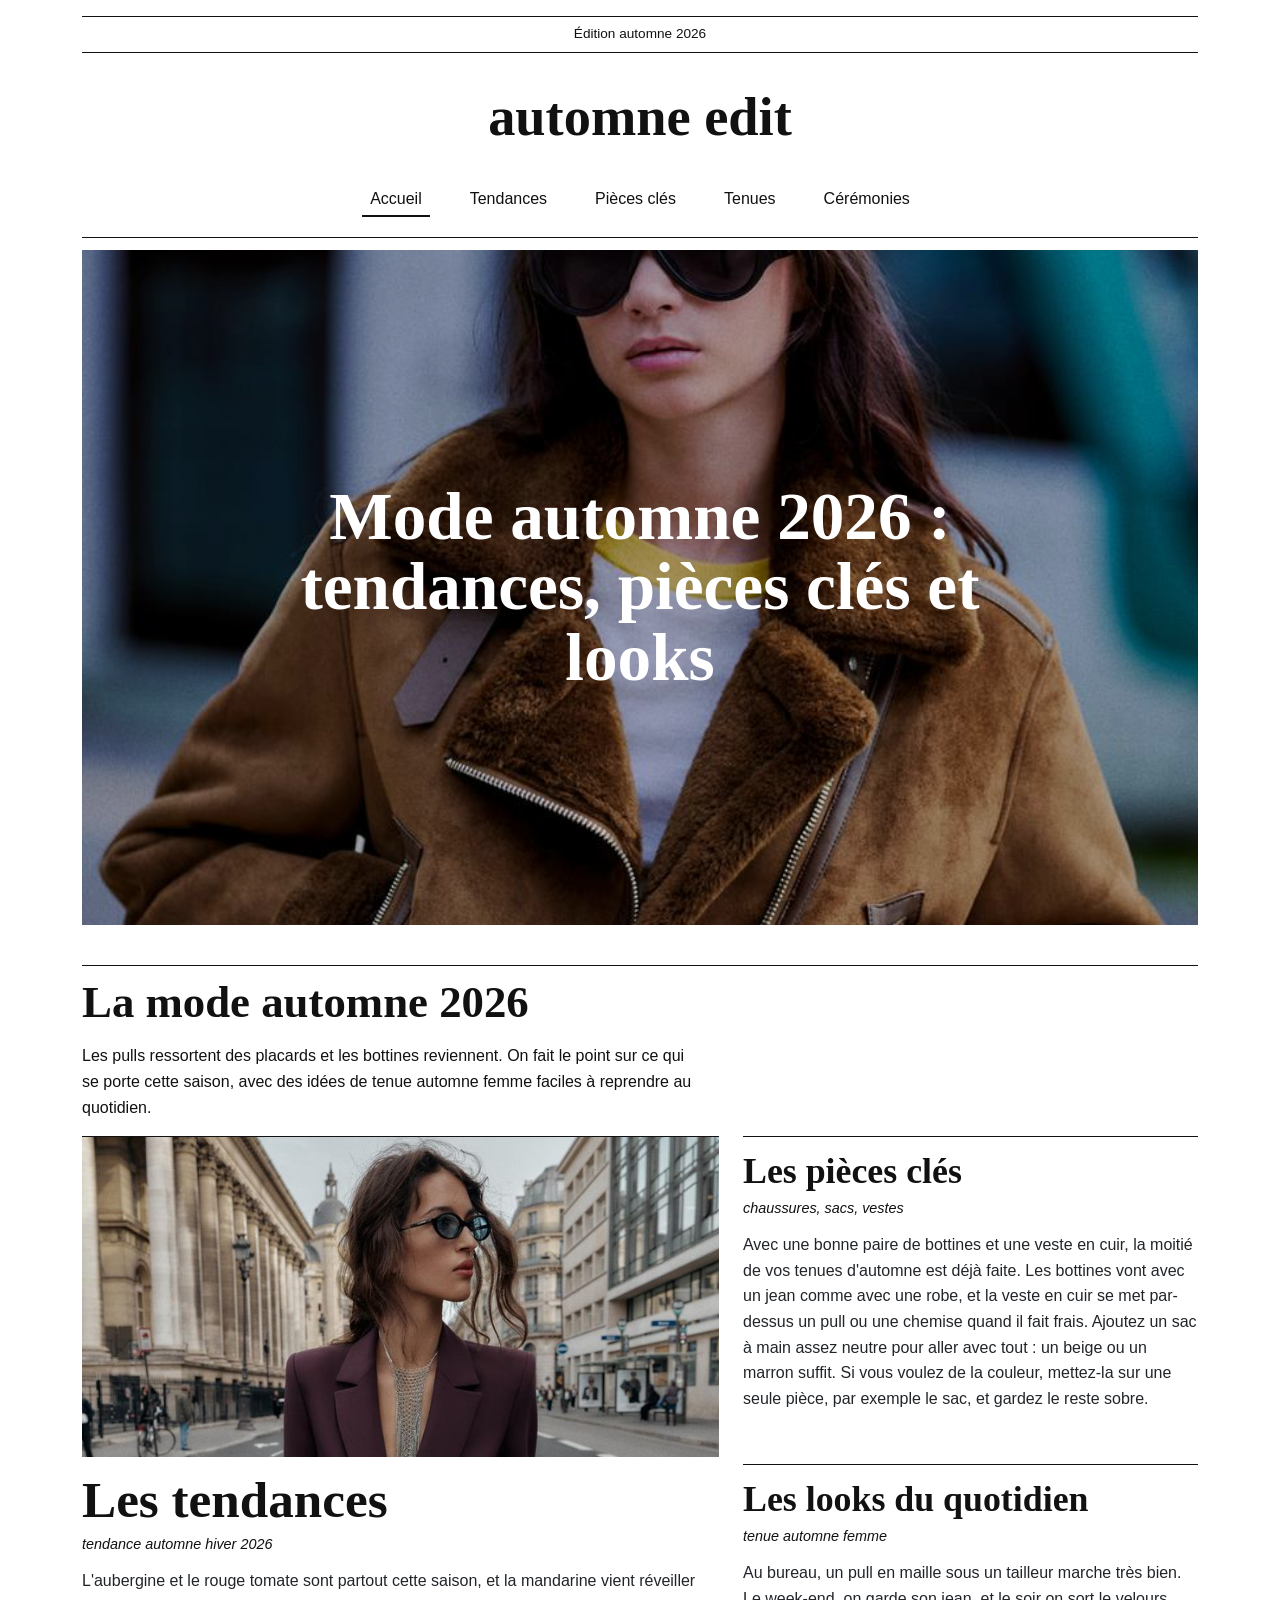
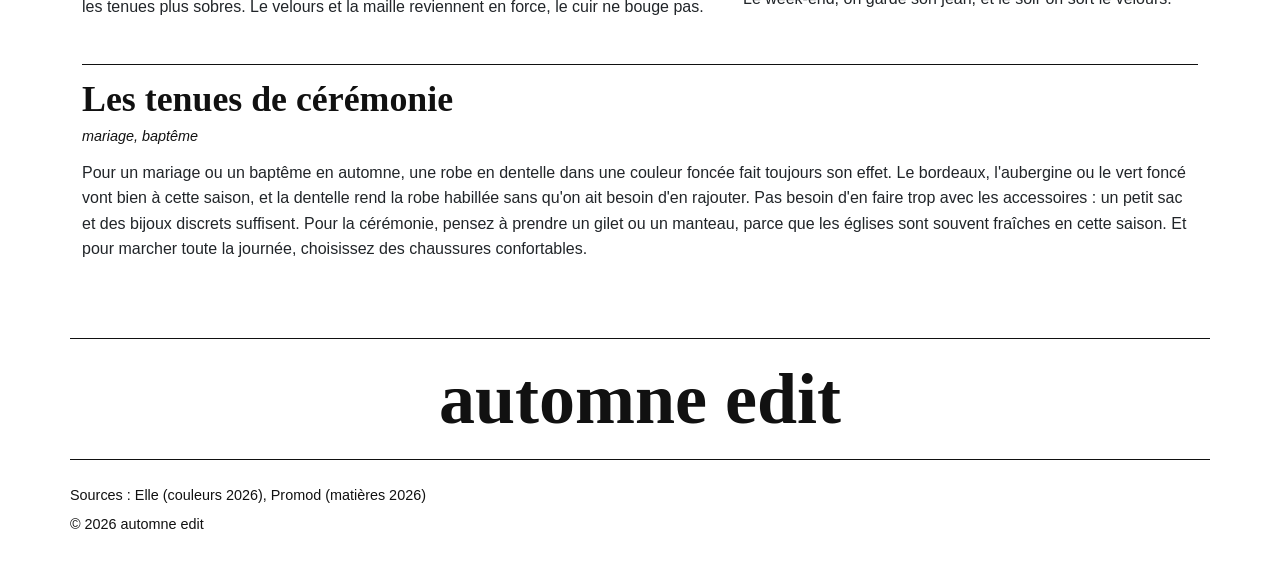
<file: index.html>
<!DOCTYPE html>
<html lang="fr">
<head>
  <meta charset="UTF-8">
  <meta name="viewport" content="width=device-width, initial-scale=1">
  <title>Mode automne 2026 : tendances et looks | automne edit</title>
  <meta name="description" content="Mode automne 2026 : les tendances, les pièces clés de la saison et des idées de tenues pour savoir comment les porter.">
  <link rel="canonical" href="index.html">
 
  <meta property="og:type" content="website">
  <meta property="og:locale" content="fr_FR">
  <meta property="og:site_name" content="automne edit">
  <meta property="og:title" content="Mode automne 2026 : tendances et looks | automne edit">
  <meta property="og:description" content="Mode automne 2026 : les tendances, les pièces clés de la saison et des idées de tenues pour savoir comment les porter.">
 
  <link rel="stylesheet" href="css/bootstrap.min.css">
  <link rel="stylesheet" href="css/style.css">
</head>
<body>
 
  <div class="container-xl pt-2">
    <p class="annonce">Édition automne 2026</p>
  </div>
 
  <header class="container-xl">
    <nav class="navbar navbar-expand-lg barre" aria-label="Navigation principale">
      <div class="container-fluid">
        <a class="navbar-brand logo" href="index.html">automne edit</a>
        <button class="navbar-toggler" type="button" data-bs-toggle="collapse" data-bs-target="#menu" aria-controls="menu" aria-expanded="false" aria-label="Ouvrir le menu">
          <span class="navbar-toggler-icon"></span>
        </button>
        <div class="collapse navbar-collapse" id="menu">
          <ul class="navbar-nav ms-auto">
          <li class="nav-item"><a class="nav-link active" href="index.html" aria-current="page">Accueil</a></li>
          <li class="nav-item"><a class="nav-link" href="tendances.html">Tendances</a></li>
          <li class="nav-item"><a class="nav-link" href="pieces-cles.html">Pièces clés</a></li>
          <li class="nav-item"><a class="nav-link" href="tenues.html">Tenues</a></li>
          <li class="nav-item"><a class="nav-link" href="tenues-ceremonie.html">Cérémonies</a></li>
          </ul>
        </div>
      </div>
    </nav>
  </header>
 
  <main class="container-xl">
    <section class="hero">
     <img src="images/veste-aviateur-automne-2026.png"
     alt="Femme portant une veste aviateur marron"
     width="850" height="1090" fetchpriority="high">
      <h1>Mode automne 2026 : tendances, pièces clés et looks</h1>
    </section>
 
    <section class="bloc">
      <h2>La mode automne 2026</h2>
      <p>Les pulls ressortent des placards et les bottines reviennent. On fait le point sur ce qui se porte cette saison, avec des idées de tenue automne femme faciles à reprendre au quotidien.</p>
 
      <div class="row g-3 mt-2">
        <div class="col-md-6">
          <article class="card carte h-100">
            <img src="images/tailleur-femme-automne-2026.png" class="card-img-top" alt="Femme portant un tailleur aubergine, veste blazer et pantalon assorti, dans une rue de ville, avec des lunettes de soleil" width="736" height="1104" loading="lazy">
            <div class="card-body">
              <h3 class="card-title">Les tendances</h3>
            <p class="etiquette">tendance automne hiver 2026</p>
              <p class="card-text">L'aubergine et le rouge tomate sont partout cette saison, et la mandarine vient réveiller les tenues plus sobres. Le velours et la maille reviennent en force, le cuir ne bouge pas.</p>
            </div>
          </article>
        </div>
        <div class="col-md-6">
          <article class="card carte h-100">
            <div class="card-body">
              <h3 class="card-title">Les pièces clés</h3>
            <p class="etiquette">chaussures, sacs, vestes</p>
              <p class="card-text">Avec une bonne paire de bottines et une veste en cuir, la moitié de vos tenues d'automne est déjà faite. Les bottines vont avec un jean comme avec une robe, et la veste en cuir se met par-dessus un pull ou une chemise quand il fait frais. Ajoutez un sac à main assez neutre pour aller avec tout : un beige ou un marron suffit. Si vous voulez de la couleur, mettez-la sur une seule pièce, par exemple le sac, et gardez le reste sobre.</p>
            </div>
          </article>
        </div>
        <div class="col-md-6">
          <article class="card carte h-100">
            <div class="card-body">
              <h3 class="card-title">Les looks du quotidien</h3>
            <p class="etiquette">tenue automne femme</p>
             <p class="card-text">Au bureau, un pull en maille sous un tailleur marche très bien. Le week-end, on garde son jean, et le soir on sort le velours.</p>
            </div>
          </article>
        </div>
        <div class="col-md-6">
          <article class="card carte h-100">
            <div class="card-body">
              <h3 class="card-title">Les tenues de cérémonie</h3>
            <p class="etiquette">mariage, baptême</p>
             <p class="card-text">Pour un mariage ou un baptême en automne, une robe en dentelle dans une couleur foncée fait toujours son effet. Le bordeaux, l'aubergine ou le vert foncé vont bien à cette saison, et la dentelle rend la robe habillée sans qu'on ait besoin d'en rajouter. Pas besoin d'en faire trop avec les accessoires : un petit sac et des bijoux discrets suffisent. Pour la cérémonie, pensez à prendre un gilet ou un manteau, parce que les églises sont souvent fraîches en cette saison. Et pour marcher toute la journée, choisissez des chaussures confortables.</p>
            </div>
          </article>
        </div>
      </div>
    </section>
  </main>
 
  <footer class="container-xl pied mt-5">
    <p class="grand-logo" aria-hidden="true">automne edit</p>
    <div class="pied-bas">
     
      <p>Sources : Elle (couleurs 2026), Promod (matières 2026)</p>
      <p>© 2026 automne edit</p>
    </div>
  </footer>
 
  <script src="js/bootstrap.bundle.min.js"></script>
</body>
</html>
</file>
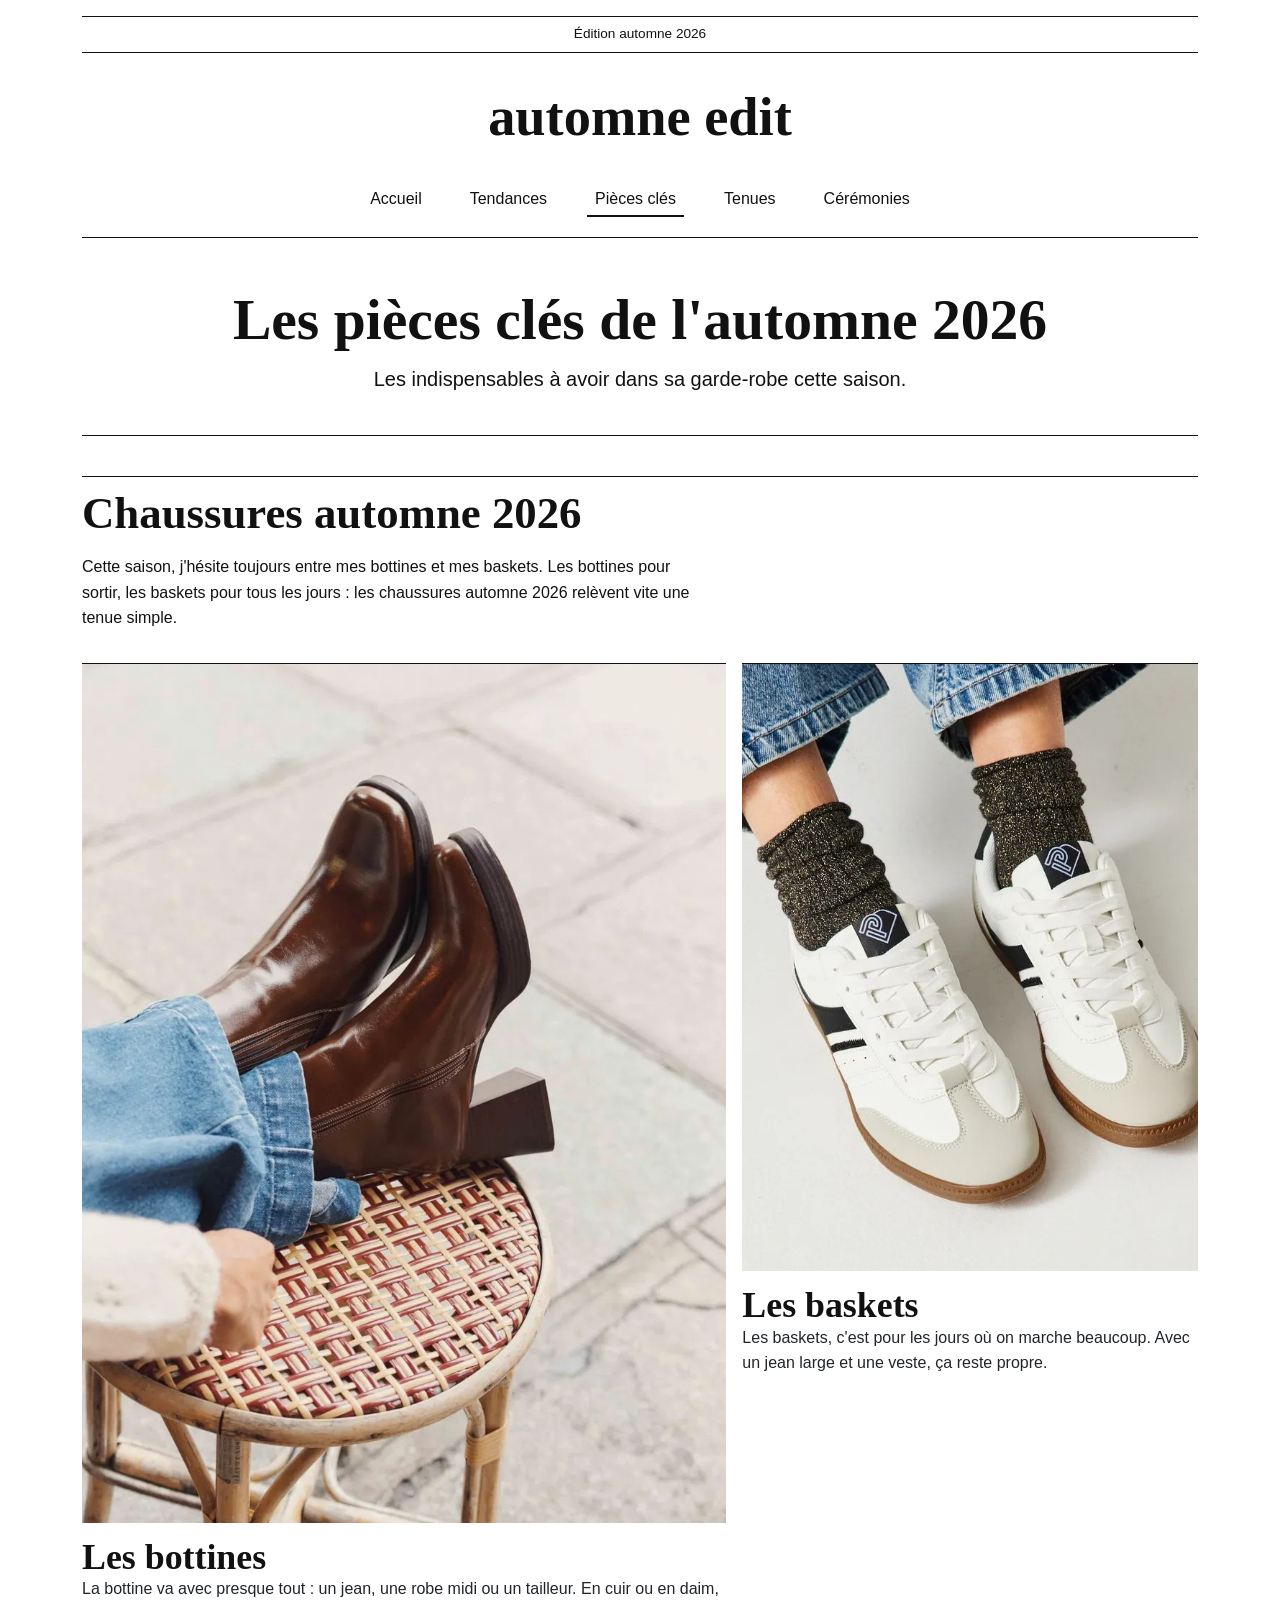
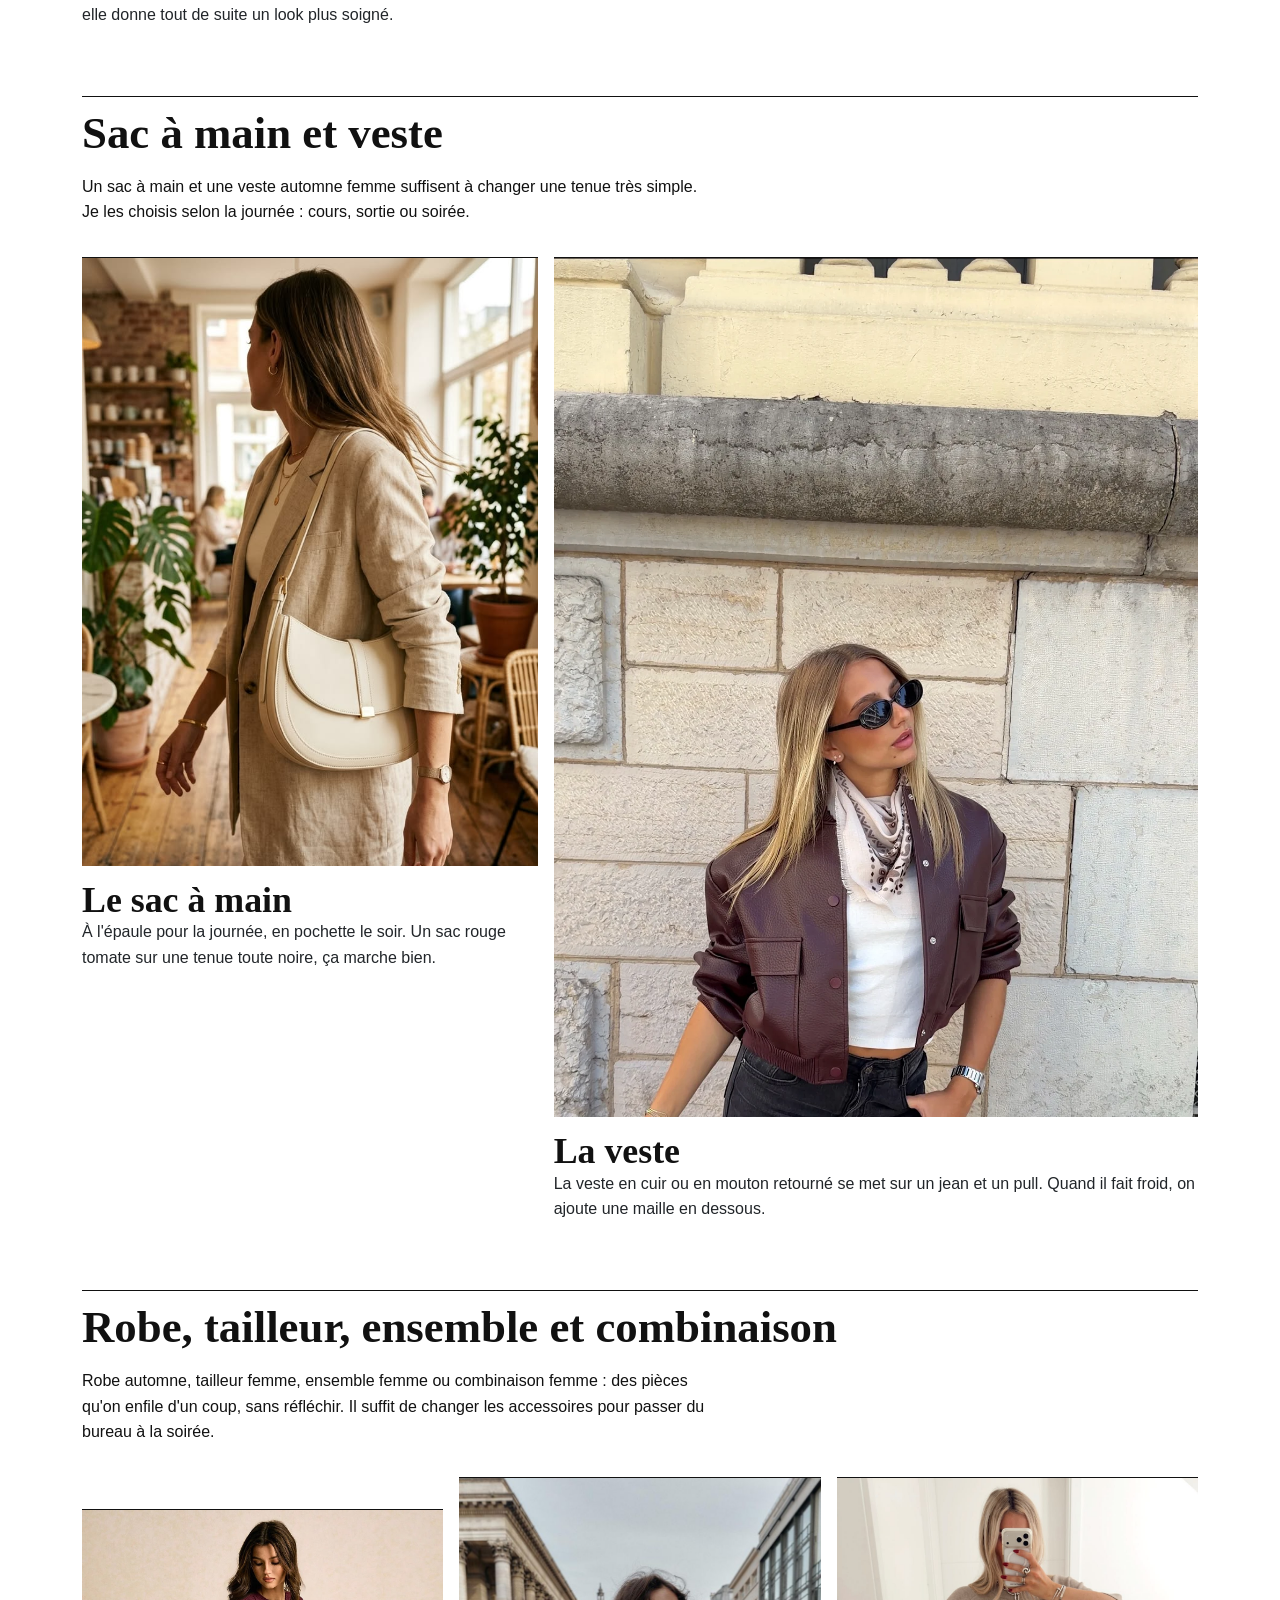
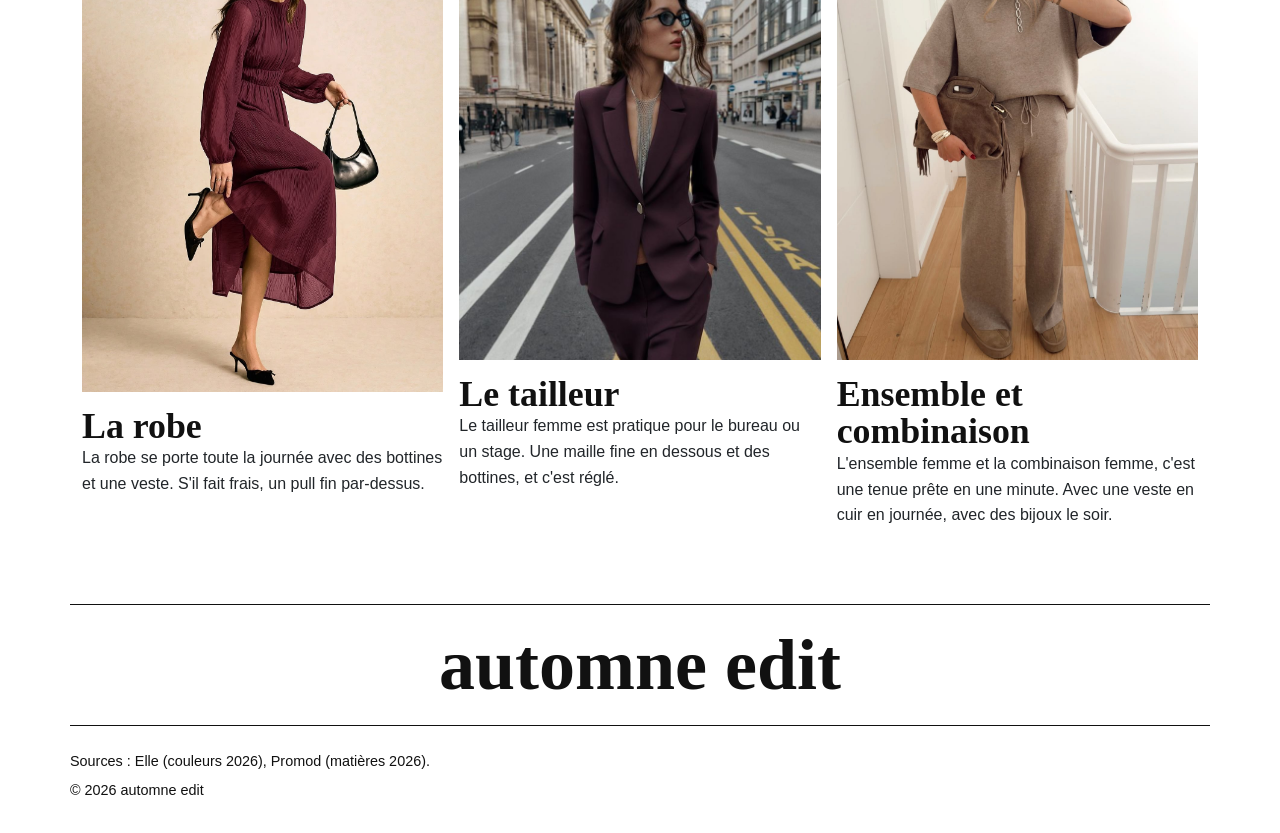
<file: pieces-cles.html>
<!DOCTYPE html>
<html lang="fr">
<head>
  <meta charset="UTF-8">
  <meta name="viewport" content="width=device-width, initial-scale=1">
  <title>Pièces clés automne 2026 : chaussures, sacs, vestes</title>
  <meta name="description" content="Les pièces clés de l'automne 2026 : chaussures tendance, sac à main, veste, robe, tailleur, ensemble et combinaison.">
  <link rel="canonical" href="pieces-cles.html">

  <meta property="og:type" content="website">
  <meta property="og:locale" content="fr_FR">
  <meta property="og:site_name" content="automne edit">
  <meta property="og:title" content="Pièces clés automne 2026 : chaussures, sacs, vestes">
  <meta property="og:description" content="Les pièces clés de l'automne 2026 : chaussures tendance, sac à main, veste, robe, tailleur, ensemble et combinaison.">

  <link rel="stylesheet" href="css/bootstrap.min.css">
  <link rel="stylesheet" href="css/style.css">
</head>
<body>

  <div class="container-xl pt-2">
    <p class="annonce">Édition automne 2026</p>
  </div>

  <header class="container-xl">
    <nav class="navbar navbar-expand-lg barre" aria-label="Navigation principale">
      <div class="container-fluid">
        <a class="navbar-brand logo" href="index.html">automne edit</a>
        <button class="navbar-toggler" type="button" data-bs-toggle="collapse" data-bs-target="#menu" aria-controls="menu" aria-expanded="false" aria-label="Ouvrir le menu">
          <span class="navbar-toggler-icon"></span>
        </button>
        <div class="collapse navbar-collapse" id="menu">
          <ul class="navbar-nav ms-auto">
          <li class="nav-item"><a class="nav-link" href="index.html">Accueil</a></li>
          <li class="nav-item"><a class="nav-link" href="tendances.html">Tendances</a></li>
          <li class="nav-item"><a class="nav-link active" href="pieces-cles.html" aria-current="page">Pièces clés</a></li>
          <li class="nav-item"><a class="nav-link" href="tenues.html">Tenues</a></li>
          <li class="nav-item"><a class="nav-link" href="tenues-ceremonie.html">Cérémonies</a></li>
          </ul>
        </div>
      </div>
    </nav>
  </header>

  <main class="container-xl">
    <section class="page-titre">
      <h1>Les pièces clés de l'automne 2026</h1>
      <p class="lead">Les indispensables à avoir dans sa garde-robe cette saison.</p>
    </section>

    <section class="bloc" id="chaussures">
      <h2>Chaussures automne 2026</h2>
     <p>Cette saison, j'hésite toujours entre mes bottines et mes baskets. Les bottines pour sortir, les baskets pour tous les jours : les chaussures automne 2026 relèvent vite une tenue simple.</p>
      <div class="row g-3 mt-2">
        <div class="col-md-6 col-lg-7">
          <article class="card carte h-100">
            <img src="images/chaussures-automne-2026-bottines.png" class="card-img-top" alt="Bottines en cuir marron à plateforme posées sur un tabouret en rotin, avec un jean large et un pull en maille crème" width="1200" height="1799" loading="lazy">
            <div class="card-body">
              <h3 class="card-title">Les bottines</h3>
              <p class="card-text">La bottine va avec presque tout : un jean, une robe midi ou un tailleur. En cuir ou en daim, elle donne tout de suite un look plus soigné.</p>
            </div>
          </article>
        </div>
        <div class="col-md-6 col-lg-5">
          <article class="card carte h-100">
          <img src="images/baskets-automne-2026.png" class="card-img-top" alt="Baskets blanches portées avec un jean large" width="634" height="951" loading="lazy">
            <div class="card-body">
              <h3 class="card-title">Les baskets</h3>
            <p class="card-text">Les baskets, c'est pour les jours où on marche beaucoup. Avec un jean large et une veste, ça reste propre.</p>
            </div>
          </article>
        </div>
      </div>
    </section>

    <section class="bloc" id="sacs-vestes">
      <h2>Sac à main et veste</h2>
     <p>Un sac à main et une veste automne femme suffisent à changer une tenue très simple. Je les choisis selon la journée : cours, sortie ou soirée.</p>
      <div class="row g-3 mt-2">
        <div class="col-md-6 col-lg-5">
          <article class="card carte h-100">
           <img src="images/sac-a-main-automne-2026.png" class="card-img-top" alt="Femme portant un sac à main crème en demi-lune à l'épaule, avec un blazer en lin beige" width="736" height="1097" loading="lazy">
            <div class="card-body">
              <h3 class="card-title">Le sac à main</h3>
             <p class="card-text">À l'épaule pour la journée, en pochette le soir. Un sac rouge tomate sur une tenue toute noire, ça marche bien.</p>
            </div>
          </article>
        </div>
        <div class="col-md-6 col-lg-7">
          <article class="card carte h-100">
            <img src="images/veste-automne-femme-2026.png" class="card-img-top" alt="Femme portant un blouson court en cuir bordeaux avec un jean large gris foncé, un top blanc et un foulard" width="1200" height="2134" loading="lazy">
            <div class="card-body">
              <h3 class="card-title">La veste</h3>
              <p class="card-text">La veste en cuir ou en mouton retourné se met sur un jean et un pull. Quand il fait froid, on ajoute une maille en dessous.</p>
            </div>
          </article>
        </div>
      </div>
    </section>

    <section class="bloc" id="robes-tailleurs">
      <h2>Robe, tailleur, ensemble et combinaison</h2>
      <p>Robe automne, tailleur femme, ensemble femme ou combinaison femme : des pièces qu'on enfile d'un coup, sans réfléchir. Il suffit de changer les accessoires pour passer du bureau à la soirée.</p>
      <div class="row g-3 mt-2">
        <div class="col-md-6 col-lg-4 mt-lg-5">
          <article class="card carte h-100">
           <img src="images/robe-automne-2026.png" class="card-img-top" alt="Femme portant une robe longue plissée couleur prune à manches ballon, avec des escarpins noirs et un sac demi-lune noir" width="1200" height="1598" loading="lazy">
            <div class="card-body">
              <h3 class="card-title">La robe</h3>
              <p class="card-text">La robe se porte toute la journée avec des bottines et une veste. S'il fait frais, un pull fin par-dessus.</p>
            </div>
          </article>
        </div>
        <div class="col-md-6 col-lg-4">
          <article class="card carte h-100">
            <img src="images/tailleur-femme-automne-2026.png" class="card-img-top" alt="Femme portant un tailleur aubergine, veste blazer et pantalon assorti, dans une rue de ville, avec des lunettes de soleil" width="736" height="1104" loading="lazy">
            <div class="card-body">
              <h3 class="card-title">Le tailleur</h3>
             <p class="card-text">Le tailleur femme est pratique pour le bureau ou un stage. Une maille fine en dessous et des bottines, et c'est réglé.</p>
            </div>
          </article>
        </div>
        <div class="col-md-6 col-lg-4">
          <article class="card carte h-100">
            <img src="images/ensemble-combinaison-automne-2026.png" class="card-img-top" alt="Femme portant un ensemble en maille beige, haut à manches courtes et pantalon large assorti, avec un sac en daim à franges" width="1200" height="1600" loading="lazy">
            <div class="card-body">
              <h3 class="card-title">Ensemble et combinaison</h3>
              <p class="card-text">L'ensemble femme et la combinaison femme, c'est une tenue prête en une minute. Avec une veste en cuir en journée, avec des bijoux le soir.</p>
            </div>
          </article>
        </div>
      </div>
    </section>
  </main>

  <footer class="container-xl pied mt-5">
    <p class="grand-logo" aria-hidden="true">automne edit</p>
    <div class="pied-bas">
      
      <p>Sources : Elle (couleurs 2026), Promod (matières 2026).</p>
      <p>© 2026 automne edit</p>
    </div>
  </footer>

  <script src="js/bootstrap.bundle.min.js"></script>
</body>
</html>
</file>
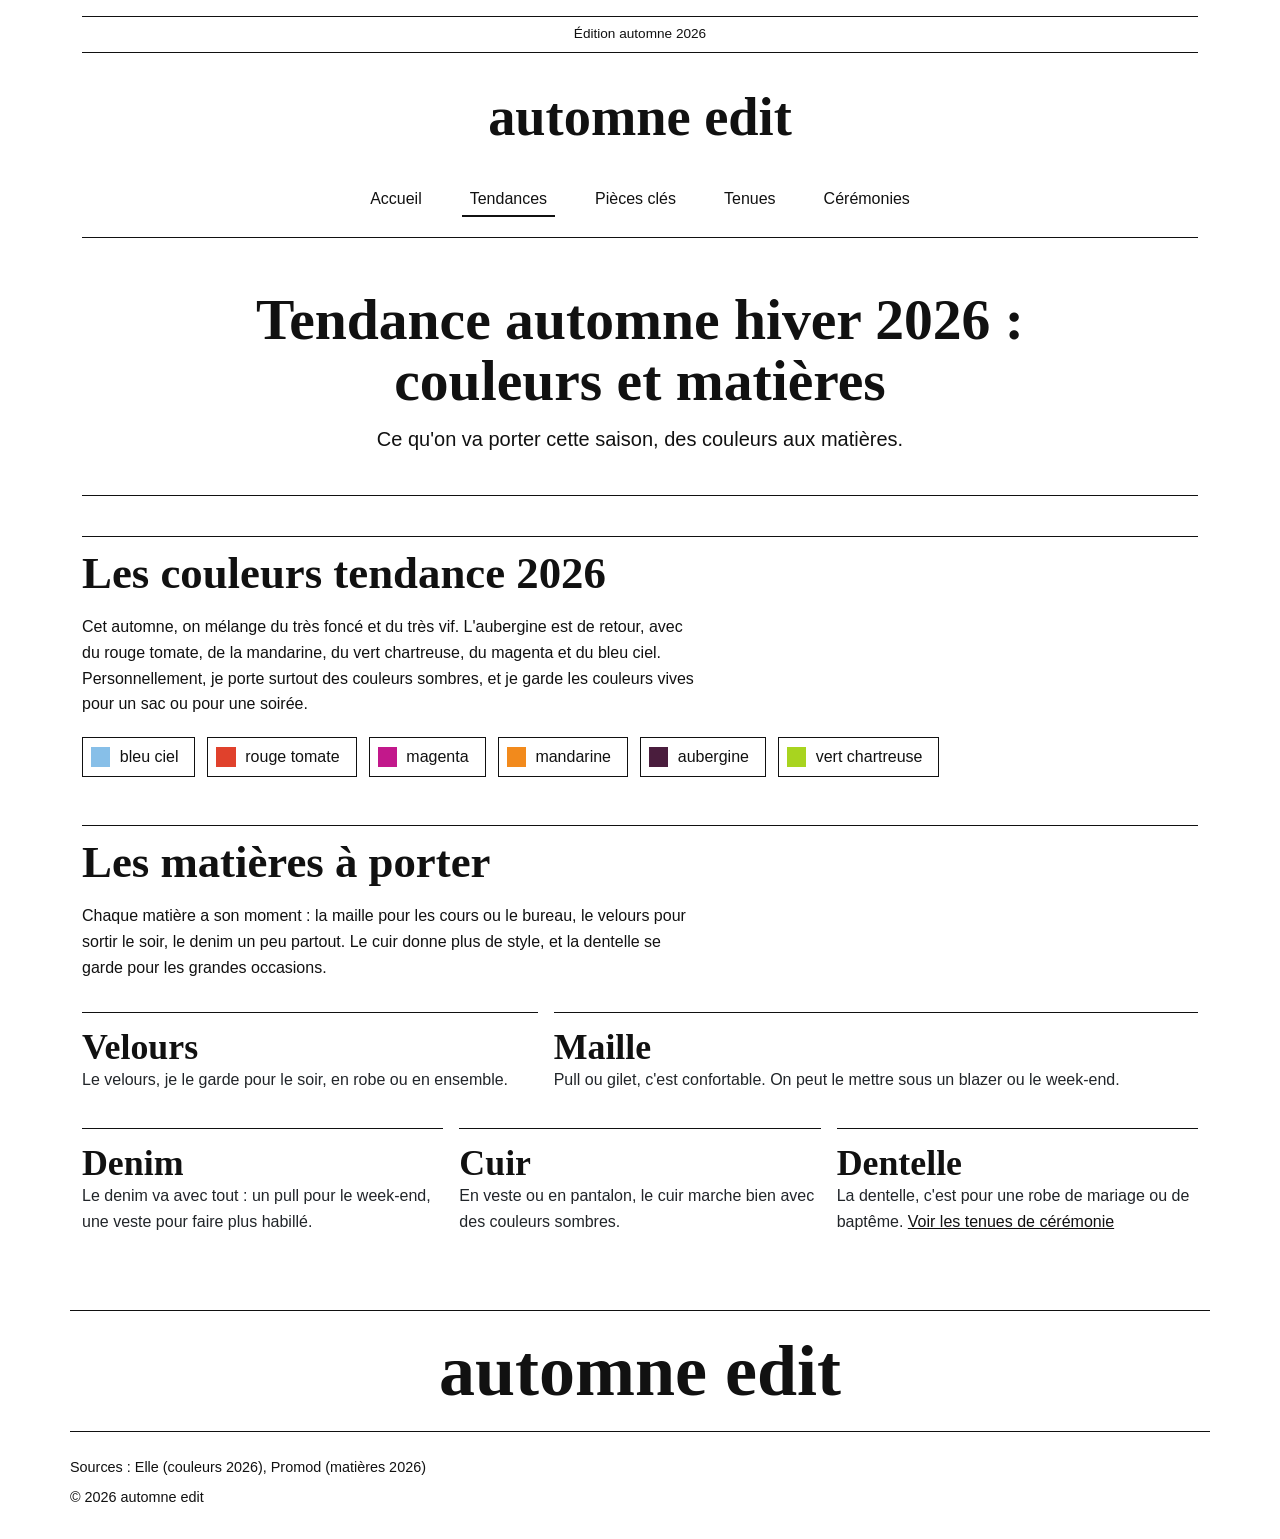
<file: tendances.html>
<!DOCTYPE html>
<html lang="fr">
<head>
  <meta charset="UTF-8">
  <meta name="viewport" content="width=device-width, initial-scale=1">
  <title>Tendance automne hiver 2026 : couleurs et matières</title>
  <meta name="description" content="Tendance automne hiver 2026 : les six couleurs et les cinq matières de la saison, et les occasions où les porter.">
  <link rel="canonical" href="tendances.html">

  <meta property="og:type" content="website">
  <meta property="og:locale" content="fr_FR">
  <meta property="og:site_name" content="automne edit">
  <meta property="og:title" content="Tendance automne hiver 2026 : couleurs et matières">
  <meta property="og:description" content="Tendance automne hiver 2026 : les six couleurs et les cinq matières de la saison, et les occasions où les porter.">

  <link rel="stylesheet" href="css/bootstrap.min.css">
  <link rel="stylesheet" href="css/style.css">
</head>
<body>

  <div class="container-xl pt-2">
    <p class="annonce">Édition automne 2026</p>
  </div>

  <header class="container-xl">
    <nav class="navbar navbar-expand-lg barre" aria-label="Navigation principale">
      <div class="container-fluid">
        <a class="navbar-brand logo" href="index.html">automne edit</a>
        <button class="navbar-toggler" type="button" data-bs-toggle="collapse" data-bs-target="#menu" aria-controls="menu" aria-expanded="false" aria-label="Ouvrir le menu">
          <span class="navbar-toggler-icon"></span>
        </button>
        <div class="collapse navbar-collapse" id="menu">
          <ul class="navbar-nav ms-auto">
          <li class="nav-item"><a class="nav-link" href="index.html">Accueil</a></li>
          <li class="nav-item"><a class="nav-link active" href="tendances.html" aria-current="page">Tendances</a></li>
          <li class="nav-item"><a class="nav-link" href="pieces-cles.html">Pièces clés</a></li>
          <li class="nav-item"><a class="nav-link" href="tenues.html">Tenues</a></li>
          <li class="nav-item"><a class="nav-link" href="tenues-ceremonie.html">Cérémonies</a></li>
          </ul>
        </div>
      </div>
    </nav>
  </header>

  <main class="container-xl">
    <section class="page-titre">
      <h1>Tendance automne hiver 2026 : couleurs et matières</h1>
      <p class="lead">Ce qu'on va porter cette saison, des couleurs aux matières.</p>
    </section>

    <section class="bloc" id="couleurs">
      <h2>Les couleurs tendance 2026</h2>
      <p>Cet automne, on mélange du très foncé et du très vif. L'aubergine est de retour, avec du rouge tomate, de la mandarine, du vert chartreuse, du magenta et du bleu ciel. Personnellement, je porte surtout des couleurs sombres, et je garde les couleurs vives pour un sac ou pour une soirée.</p>
      <ul class="pastilles">
        <li style="--c:#87bfe8">bleu ciel</li>
        <li style="--c:#e0412c">rouge tomate</li>
        <li style="--c:#c2188b">magenta</li>
        <li style="--c:#f28a1c">mandarine</li>
        <li style="--c:#4a1d3d">aubergine</li>
        <li style="--c:#a8d41f">vert chartreuse</li>
      </ul>
    </section>

    <section class="bloc" id="matieres">
      <h2>Les matières à porter</h2>
     <p>Chaque matière a son moment : la maille pour les cours ou le bureau, le velours pour sortir le soir, le denim un peu partout. Le cuir donne plus de style, et la dentelle se garde pour les grandes occasions.</p>
      <div class="row g-3 mt-2">
        <div class="col-md-6 col-lg-5">
          <article class="card carte h-100">
            <div class="card-body">
              <h3 class="card-title">Velours</h3>
              <p class="card-text">Le velours, je le garde pour le soir, en robe ou en ensemble.</p>
            </div>
          </article>
        </div>
        <div class="col-md-6 col-lg-7">
          <article class="card carte h-100">
            <div class="card-body">
              <h3 class="card-title">Maille</h3>
             <p class="card-text">Pull ou gilet, c'est confortable. On peut le mettre sous un blazer ou le week-end.</p>
            </div>
          </article>
        </div>
        <div class="col-md-6 col-lg-4">
          <article class="card carte h-100">
            <div class="card-body">
              <h3 class="card-title">Denim</h3>
             <p class="card-text">Le denim va avec tout : un pull pour le week-end, une veste pour faire plus habillé.</p>
            </div>
          </article>
        </div>
        <div class="col-md-6 col-lg-4">
          <article class="card carte h-100">
            <div class="card-body">
              <h3 class="card-title">Cuir</h3>
             <p class="card-text">En veste ou en pantalon, le cuir marche bien avec des couleurs sombres.</p>
            </div>
          </article>
        </div>
        <div class="col-md-6 col-lg-4">
          <article class="card carte h-100">
            <div class="card-body">
              <h3 class="card-title">Dentelle</h3>
             <p class="card-text">La dentelle, c'est pour une robe de mariage ou de baptême. <a href="tenues-ceremonie.html">Voir les tenues de cérémonie</a></p>
            </div>
          </article>
        </div>
      </div>
    </section>
  </main>

  <footer class="container-xl pied mt-5">
    <p class="grand-logo" aria-hidden="true">automne edit</p>
    <div class="pied-bas">
    
      <p>Sources : Elle (couleurs 2026), Promod (matières 2026)</p>
      <p>© 2026 automne edit</p>
    </div>
  </footer>

  <script src="js/bootstrap.bundle.min.js"></script>
</body>
</html>
</file>
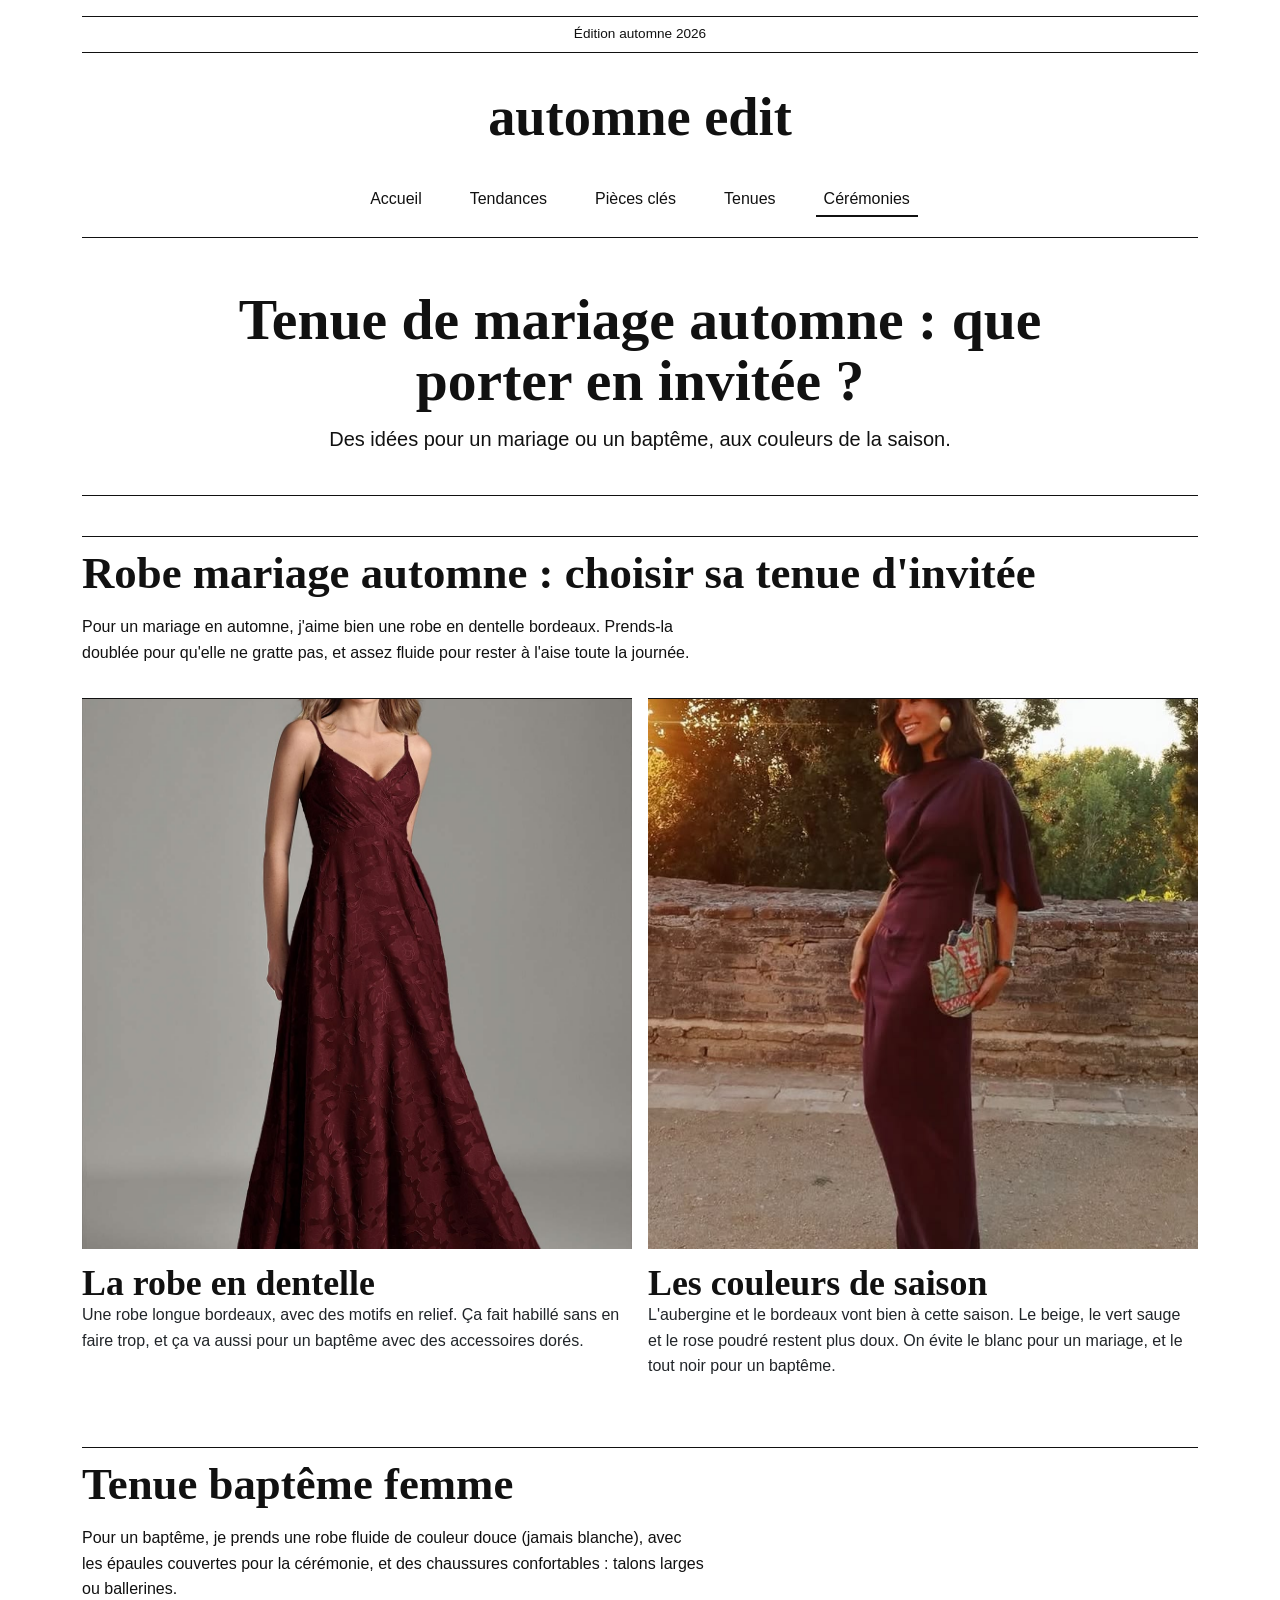
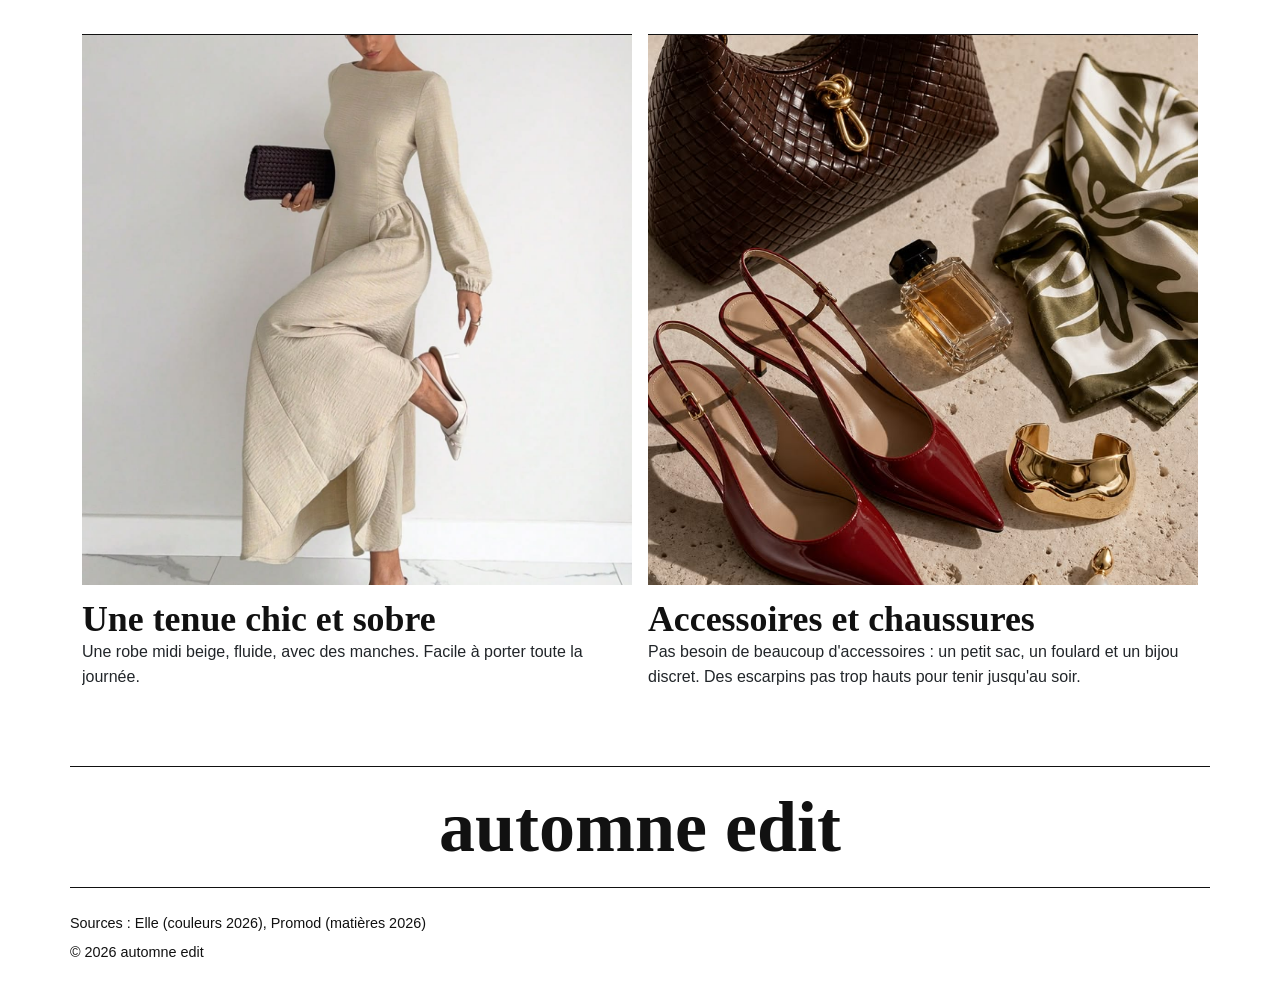
<file: tenues-ceremonie.html>
<!DOCTYPE html>
<html lang="fr">
<head>
  <meta charset="UTF-8">
  <meta name="viewport" content="width=device-width, initial-scale=1">
  <title>Tenue mariage automne invitée et baptême femme</title>
  <meta name="description" content="Que porter en invitée à un mariage en automne ? Idées de tenues et de robes pour un mariage ou un baptême, avec la dentelle et les couleurs de saison.">
  <link rel="canonical" href="tenues-ceremonie.html">

  <meta property="og:type" content="website">
  <meta property="og:locale" content="fr_FR">
  <meta property="og:site_name" content="automne edit">
  <meta property="og:title" content="Tenue mariage automne invitée et baptême femme">
  <meta property="og:description" content="Que porter en invitée à un mariage en automne ? Idées de tenues et de robes pour un mariage ou un baptême, avec la dentelle et les couleurs de saison.">

  <link rel="stylesheet" href="css/bootstrap.min.css">
  <link rel="stylesheet" href="css/style.css">
</head>
<body>

  <div class="container-xl pt-2">
    <p class="annonce">Édition automne 2026</p>
  </div>

  <header class="container-xl">
    <nav class="navbar navbar-expand-lg barre" aria-label="Navigation principale">
      <div class="container-fluid">
        <a class="navbar-brand logo" href="index.html">automne edit</a>
        <button class="navbar-toggler" type="button" data-bs-toggle="collapse" data-bs-target="#menu" aria-controls="menu" aria-expanded="false" aria-label="Ouvrir le menu">
          <span class="navbar-toggler-icon"></span>
        </button>
        <div class="collapse navbar-collapse" id="menu">
          <ul class="navbar-nav ms-auto">
          <li class="nav-item"><a class="nav-link" href="index.html">Accueil</a></li>
          <li class="nav-item"><a class="nav-link" href="tendances.html">Tendances</a></li>
          <li class="nav-item"><a class="nav-link" href="pieces-cles.html">Pièces clés</a></li>
          <li class="nav-item"><a class="nav-link" href="tenues.html">Tenues</a></li>
          <li class="nav-item"><a class="nav-link active" href="tenues-ceremonie.html" aria-current="page">Cérémonies</a></li>
          </ul>
        </div>
      </div>
    </nav>
  </header>

  <main class="container-xl">
    <section class="page-titre">
      <h1>Tenue de mariage automne : que porter en invitée ?</h1>
      <p class="lead">Des idées pour un mariage ou un baptême, aux couleurs de la saison.</p>
    </section>

    <section class="bloc" id="mariage">
      <h2>Robe mariage automne : choisir sa tenue d'invitée</h2>
      <p>Pour un mariage en automne, j'aime bien une robe en dentelle bordeaux. Prends-la doublée pour qu'elle ne gratte pas, et assez fluide pour rester à l'aise toute la journée.</p>
      <div class="row g-3 mt-2">
        <div class="col-md-6">
          <article class="card carte h-100">
            <img src="images/tenue-mariage-automne-femme.png" class="card-img-top" alt="Femme portant une robe longue bordeaux à fines bretelles, décolleté croisé et motifs floraux en relief" width="1140" height="1578" loading="lazy">
            <div class="card-body">
              <h3 class="card-title">La robe en dentelle</h3>
              <p class="card-text">Une robe longue bordeaux, avec des motifs en relief. Ça fait habillé sans en faire trop, et ça va aussi pour un baptême avec des accessoires dorés.</p>
            </div>
          </article>
        </div>
        <div class="col-md-6">
          <article class="card carte h-100">
            <img src="images/couleurs-mariage-automne.png" class="card-img-top" alt="Invitée en robe longue aubergine à manches papillon, avec une pochette colorée, devant un muret et des arbres au coucher du soleil" width="736" height="980" loading="lazy">
            <div class="card-body">
              <h3 class="card-title">Les couleurs de saison</h3>
              <p class="card-text">L'aubergine et le bordeaux vont bien à cette saison. Le beige, le vert sauge et le rose poudré restent plus doux. On évite le blanc pour un mariage, et le tout noir pour un baptême.</p>
            </div>
          </article>
        </div>
      </div>
    </section>

    <section class="bloc" id="bapteme">
      <h2>Tenue baptême femme</h2>
      <p>Pour un baptême, je prends une robe fluide de couleur douce (jamais blanche), avec les épaules couvertes pour la cérémonie, et des chaussures confortables : talons larges ou ballerines.</p>
      <div class="row g-3 mt-2">
        <div class="col-md-6">
          <article class="card carte h-100">
           <img src="images/tenue-bapteme-femme.png" class="card-img-top" alt="Femme portant une robe midi beige à manches ballon, avec des escarpins beiges et une pochette tressée marron foncé" width="1200" height="1598" loading="lazy">
            <div class="card-body">
              <h3 class="card-title">Une tenue chic et sobre</h3>
              <p class="card-text">Une robe midi beige, fluide, avec des manches. Facile à porter toute la journée.</p>
            </div>
          </article>
        </div>
        <div class="col-md-6">
          <article class="card carte h-100">
            <img src="images/accessoires-ceremonie-automne.png" class="card-img-top" alt="Sac à main en cuir tressé marron, escarpins bordeaux vernis, foulard vert, bracelet doré et boucles d'oreilles perles posés sur une pierre claire" width="736" height="1307" loading="lazy">
            <div class="card-body">
              <h3 class="card-title">Accessoires et chaussures</h3>
              <p class="card-text">Pas besoin de beaucoup d'accessoires : un petit sac, un foulard et un bijou discret. Des escarpins pas trop hauts pour tenir jusqu'au soir.</p>
            </div>
          </article>
        </div>
      </div>
    </section>
  </main>

  <footer class="container-xl pied mt-5">
    <p class="grand-logo" aria-hidden="true">automne edit</p>
    <div class="pied-bas">
      
      <p>Sources : Elle (couleurs 2026), Promod (matières 2026)</p>
      <p>© 2026 automne edit</p>
    </div>
  </footer>

  <script src="js/bootstrap.bundle.min.js"></script>
</body>
</html>
</file>
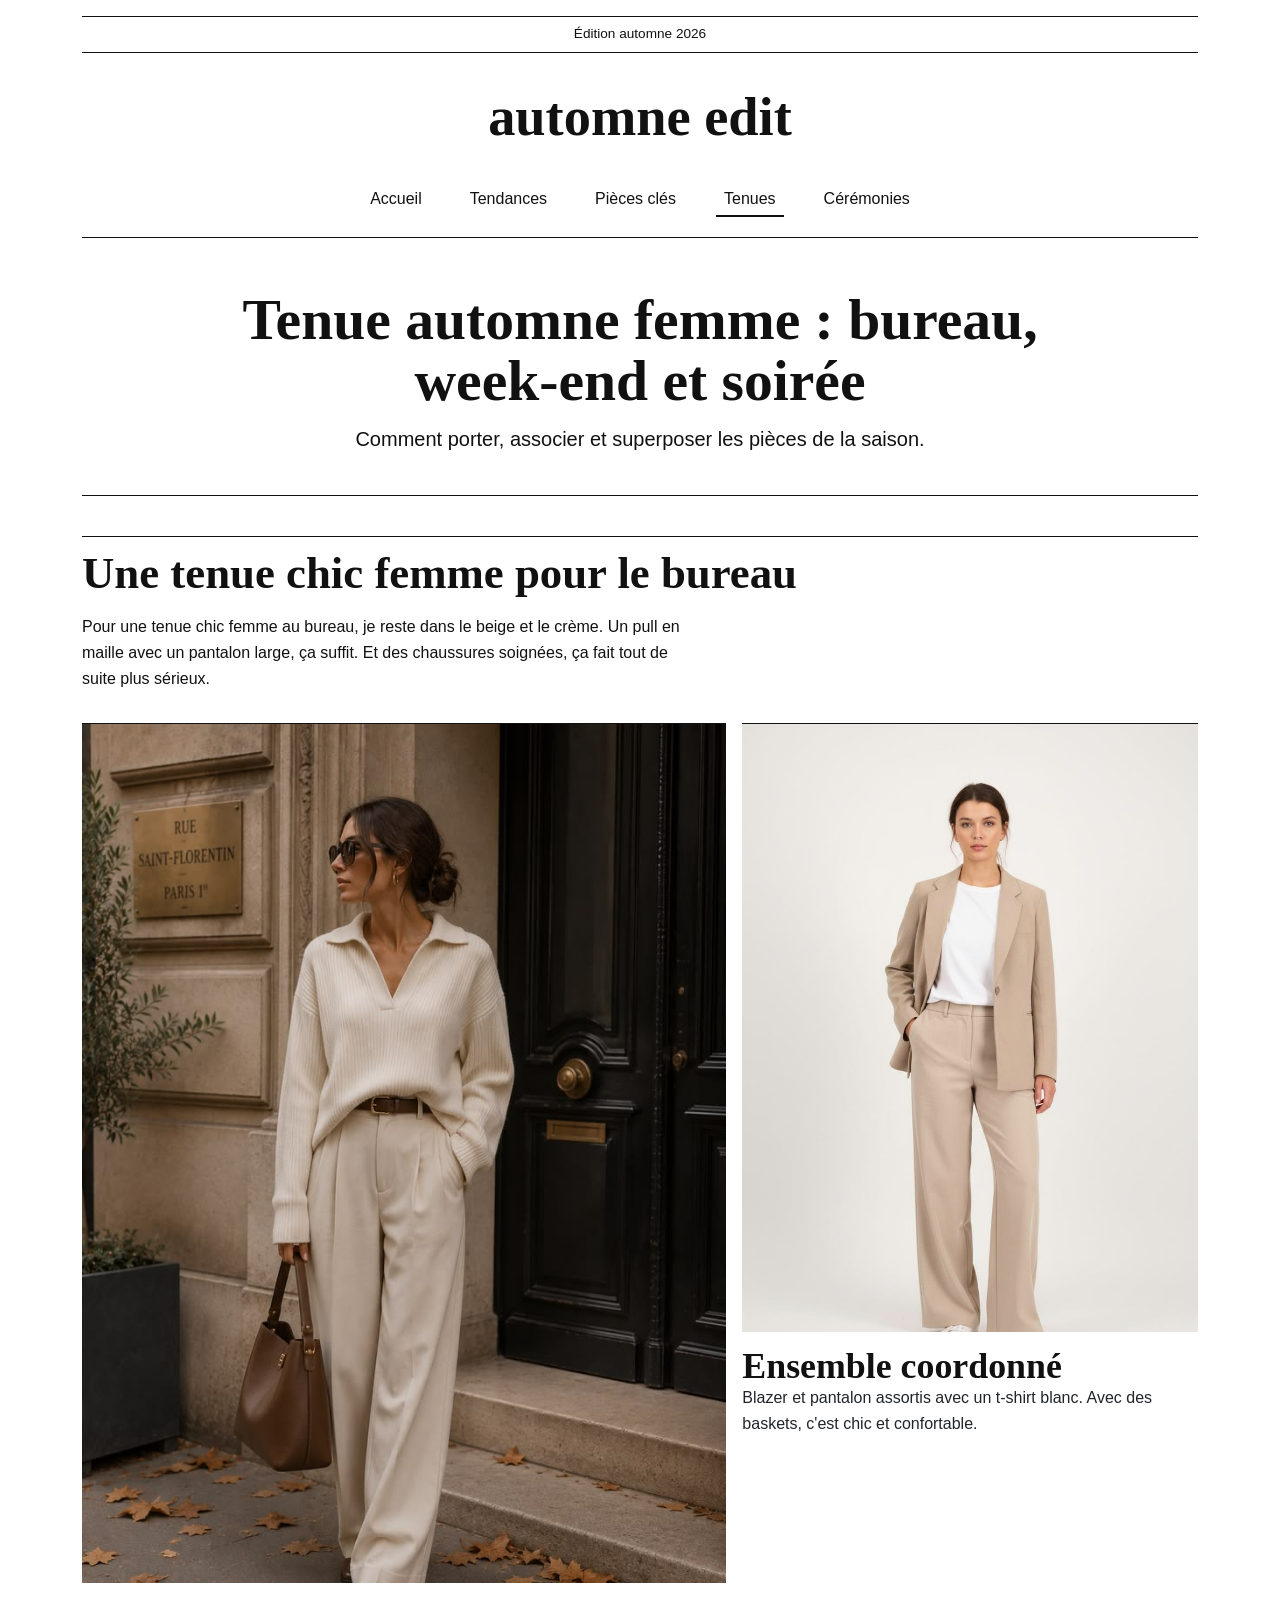
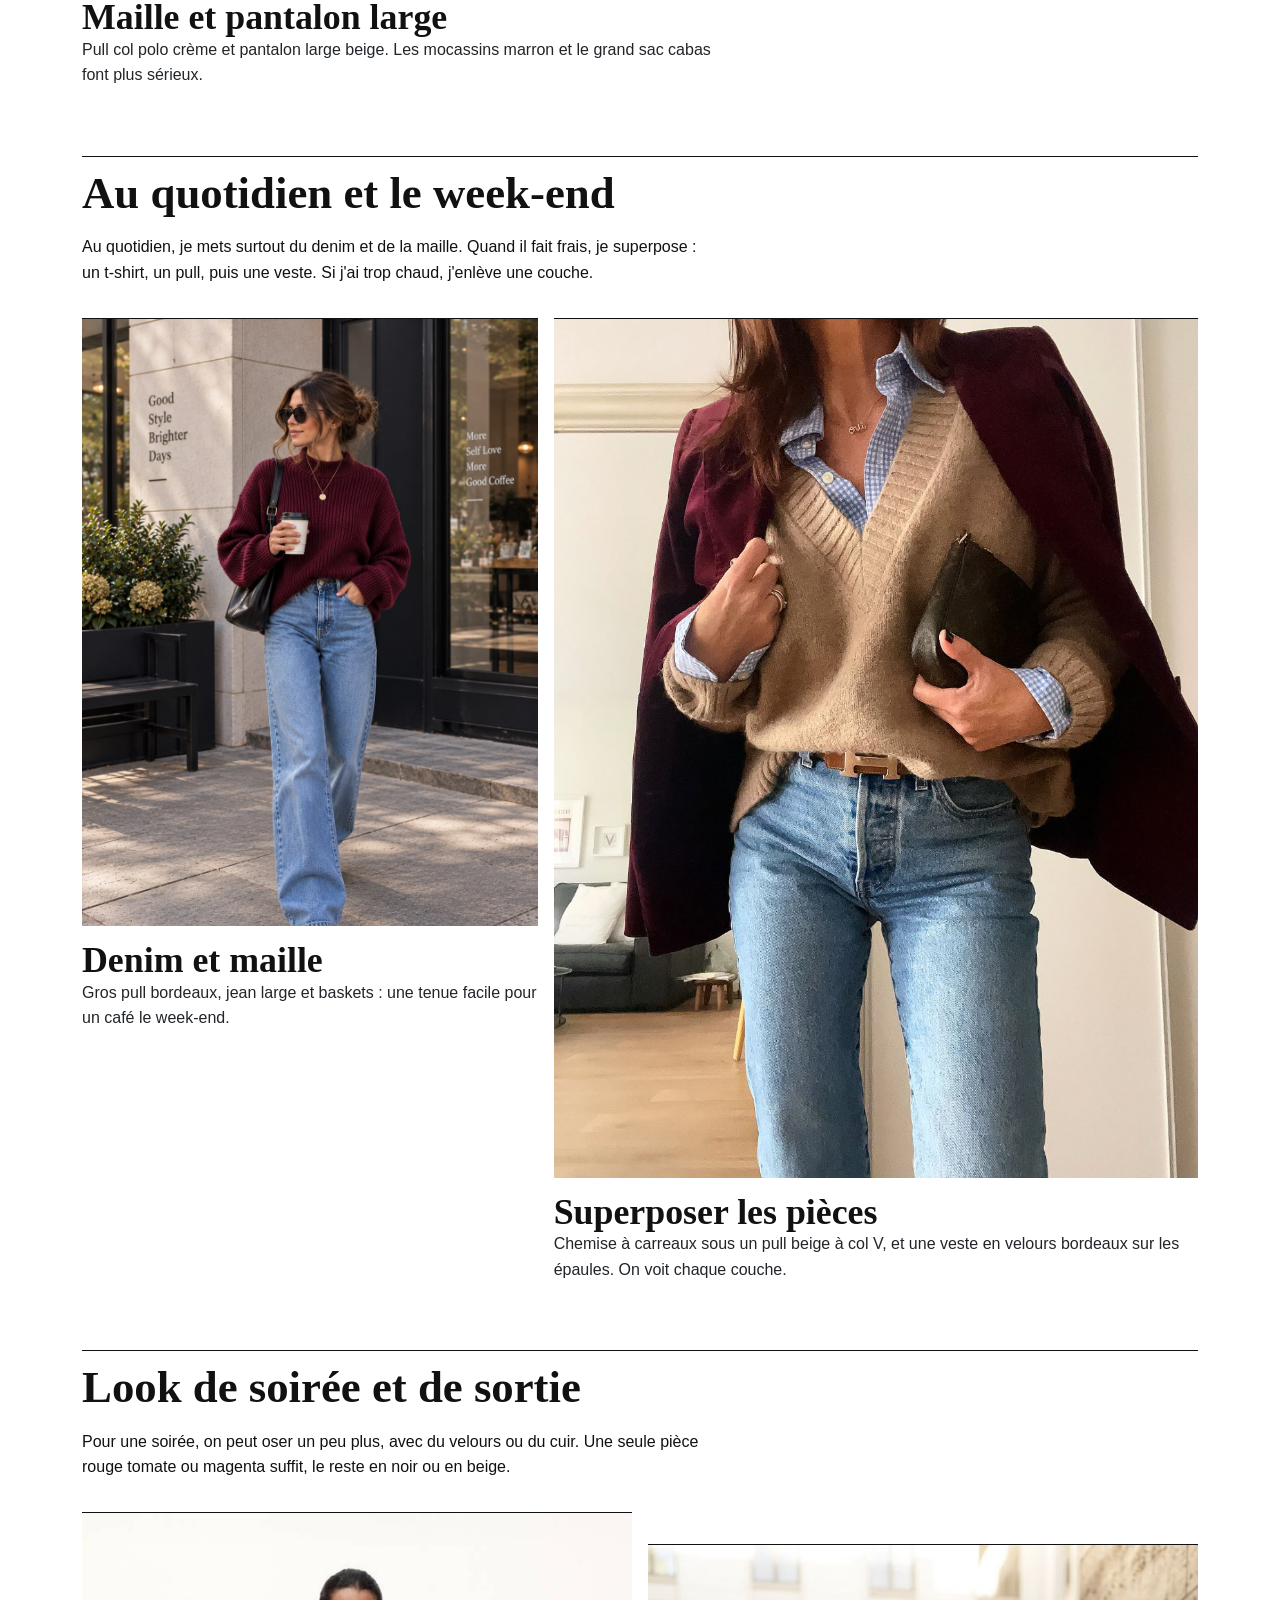
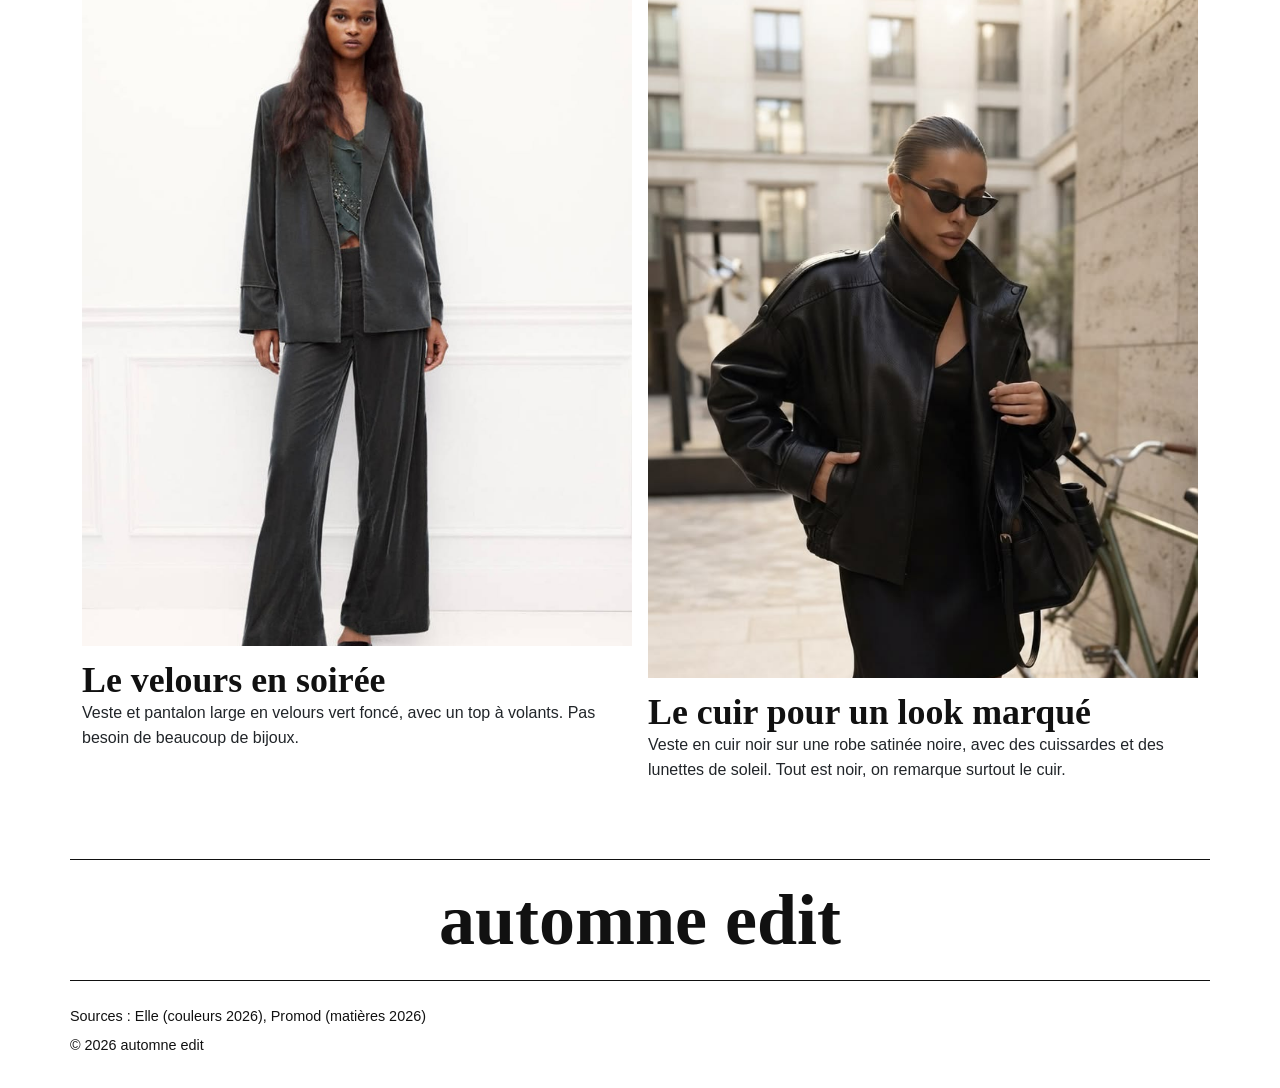
<file: tenues.html>
<!DOCTYPE html>
<html lang="fr">
<head>
  <meta charset="UTF-8">
  <meta name="viewport" content="width=device-width, initial-scale=1">
  <title>Tenue automne femme : bureau, week-end, soirée</title>
  <meta name="description" content="Tenue automne femme : idées de looks pour le bureau, le week-end et les soirées, et comment porter, associer et superposer.">
  <link rel="canonical" href="tenues.html">

  <meta property="og:type" content="website">
  <meta property="og:locale" content="fr_FR">
  <meta property="og:site_name" content="automne edit">
  <meta property="og:title" content="Tenue automne femme : bureau, week-end, soirée">
  <meta property="og:description" content="Tenue automne femme : idées de looks pour le bureau, le week-end et les soirées, et comment porter, associer et superposer.">

  <link rel="stylesheet" href="css/bootstrap.min.css">
  <link rel="stylesheet" href="css/style.css">
</head>
<body>

  <div class="container-xl pt-2">
    <p class="annonce">Édition automne 2026</p>
  </div>

  <header class="container-xl">
    <nav class="navbar navbar-expand-lg barre" aria-label="Navigation principale">
      <div class="container-fluid">
        <a class="navbar-brand logo" href="index.html">automne edit</a>
        <button class="navbar-toggler" type="button" data-bs-toggle="collapse" data-bs-target="#menu" aria-controls="menu" aria-expanded="false" aria-label="Ouvrir le menu">
          <span class="navbar-toggler-icon"></span>
        </button>
        <div class="collapse navbar-collapse" id="menu">
          <ul class="navbar-nav ms-auto">
          <li class="nav-item"><a class="nav-link" href="index.html">Accueil</a></li>
          <li class="nav-item"><a class="nav-link" href="tendances.html">Tendances</a></li>
          <li class="nav-item"><a class="nav-link" href="pieces-cles.html">Pièces clés</a></li>
          <li class="nav-item"><a class="nav-link active" href="tenues.html" aria-current="page">Tenues</a></li>
          <li class="nav-item"><a class="nav-link" href="tenues-ceremonie.html">Cérémonies</a></li>
          </ul>
        </div>
      </div>
    </nav>
  </header>

  <main class="container-xl">
    <section class="page-titre">
      <h1>Tenue automne femme : bureau, week&#8209;end et soirée</h1>
      <p class="lead">Comment porter, associer et superposer les pièces de la saison.</p>
    </section>

    <section class="bloc" id="bureau">
      <h2>Une tenue chic femme pour le bureau</h2>
       <p>Pour une tenue chic femme au bureau, je reste dans le beige et le crème. Un pull en maille avec un pantalon large, ça suffit. Et des chaussures soignées, ça fait tout de suite plus sérieux.</p>
      <div class="row g-3 mt-2">
        <div class="col-md-7">
          <article class="card carte h-100">
           <img src="images/tenue-bureau-automne-femme.png" class="card-img-top" alt="Femme portant un pull col polo en maille côtelée crème avec un pantalon large beige, des mocassins marron et un sac cabas" width="736" height="1104" loading="lazy">
            <div class="card-body">
              <h3 class="card-title">Maille et pantalon large</h3>
               <p class="card-text">Pull col polo crème et pantalon large beige. Les mocassins marron et le grand sac cabas font plus sérieux.</p>
            </div>
          </article>
        </div>
        <div class="col-md-5">
          <article class="card carte h-100">
           <img src="images/ensemble-bureau-automne-femme.png" class="card-img-top" alt="Femme portant un ensemble beige, blazer et pantalon large assortis, avec un t-shirt blanc et des baskets blanches" width="832" height="1248" loading="lazy">
            <div class="card-body">
              <h3 class="card-title">Ensemble coordonné</h3>
                <p class="card-text">Blazer et pantalon assortis avec un t-shirt blanc. Avec des baskets, c'est chic et confortable.</p>
            </div>
          </article>
        </div>
      </div>
    </section>

    <section class="bloc" id="quotidien">
      <h2>Au quotidien et le week-end</h2>
      <p>Au quotidien, je mets surtout du denim et de la maille. Quand il fait frais, je superpose : un t-shirt, un pull, puis une veste. Si j'ai trop chaud, j'enlève une couche.</p>
      <div class="row g-3 mt-2">
        <div class="col-md-5">
          <article class="card carte h-100">
           <img src="images/tenue-quotidien-automne-femme.png" class="card-img-top" alt="Femme portant un gros pull en maille bordeaux avec un jean large et des baskets, un sac noir à l'épaule et un gobelet de café à la main" width="1024" height="1536" loading="lazy">
            <div class="card-body">
              <h3 class="card-title">Denim et maille</h3>
              <p class="card-text">Gros pull bordeaux, jean large et baskets : une tenue facile pour un café le week-end.</p>
            </div>
          </article>
        </div>
        <div class="col-md-7">
          <article class="card carte h-100">
            <img src="images/superposer-automne-femme.png" class="card-img-top" alt="Femme portant une chemise à carreaux bleus sous un pull en maille beige à col V, avec une veste en velours bordeaux sur les épaules et un jean" width="1000" height="1333" loading="lazy">
            <div class="card-body">
              <h3 class="card-title">Superposer les pièces</h3>
               <p class="card-text">Chemise à carreaux sous un pull beige à col V, et une veste en velours bordeaux sur les épaules. On voit chaque couche.</p>
            </div>
          </article>
        </div>
      </div>
    </section>

    <section class="bloc" id="soiree">
      <h2>Look de soirée et de sortie</h2>
      <p>Pour une soirée, on peut oser un peu plus, avec du velours ou du cuir. Une seule pièce rouge tomate ou magenta suffit, le reste en noir ou en beige.</p>
      <div class="row g-3 mt-2">
        <div class="col-md-6">
          <article class="card carte h-100">
           <img src="images/look-soiree-velours-automne-2026.png" class="card-img-top" alt="Femme portant un ensemble en velours gris-vert foncé, veste et pantalon large, avec un top à volants brodé et des sandales à talon noires" width="1080" height="1620" loading="lazy">
            <div class="card-body">
              <h3 class="card-title">Le velours en soirée</h3>
              <p class="card-text">Veste et pantalon large en velours vert foncé, avec un top à volants. Pas besoin de beaucoup de bijoux.</p>
            </div>
          </article>
        </div>
        <div class="col-md-6 mt-md-5">
          <article class="card carte h-100">
            <img src="images/look-cuir-automne-2026.png" class="card-img-top" alt="Femme portant une veste en cuir noir oversize sur une robe satinée noire, avec des cuissardes noires et des lunettes de soleil" width="736" height="1318" loading="lazy">
            <div class="card-body">
              <h3 class="card-title">Le cuir pour un look marqué</h3>
               <p class="card-text">Veste en cuir noir sur une robe satinée noire, avec des cuissardes et des lunettes de soleil. Tout est noir, on remarque surtout le cuir.</p>
            </div>
          </article>
        </div>
      </div>
    </section>
  </main>

  <footer class="container-xl pied mt-5">
    <p class="grand-logo" aria-hidden="true">automne edit</p>
    <div class="pied-bas">
     
      <p>Sources : Elle (couleurs 2026), Promod (matières 2026)</p>
      <p>© 2026 automne edit</p>
    </div>
  </footer>

  <script src="js/bootstrap.bundle.min.js"></script>
</body>
</html>
</file>
<file: css/style.css>
/* Style journal : noir et blanc*/

* {
  border-radius: 0 !important;
}

body {
  padding: 0.5rem;
  font-family: "Helvetica Neue", Helvetica, Arial, sans-serif;
  line-height: 1.6;
  color: #111111;
  background: #ffffff;
}

a {
  color: #111111;
}

h1, h2, h3,
.logo,
.grand-logo {
  font-family: Georgia, "Times New Roman", serif;
}

/* Bandeau du haut : une ligne entre deux filets */
.annonce {
  margin: 0;
  padding: 0.4rem 1rem;
  border-top: 1px solid #111111;
  border-bottom: 1px solid #111111;
  text-align: center;
  font-size: 0.85rem;
  color: #111111;
}

/* Barre de navigation */
.barre {
  padding: 1rem 1.5rem 1.25rem;
  background: none;
  border-bottom: 1px solid #111111;
}

.logo {
  font-size: 2.4rem;
  font-weight: 700;
    color: #111111;
}

.barre .nav-link {
  padding: 0.25rem 0;
  border: 0;
  border-bottom: 2px solid transparent;
  background: none;
  font-size: 1rem;
  color: #111111;
}

/* Au survol, au clic et sur la page active : le texte reste noir */
.barre .nav-link:hover,
.barre .nav-link:focus,
.barre .nav-link:active,
.barre .nav-link.active {
  border-bottom-color: #111111;
  background: none;
  color: #111111;
}

@media (min-width: 992px) {
  .barre .container-fluid {
    flex-direction: column;
    gap: 1rem;
  }
  .barre .navbar-brand {
    margin: 0;
    font-size: 3.4rem;
  }
  .barre .navbar-nav {
    flex-direction: row;
    justify-content: center;
    gap: 2rem;
    margin: 0 !important;
  }
}

@media (max-width: 991.98px) {
  .barre .navbar-nav {
    gap: 0.5rem;
    padding-top: 1rem;
  }
  .barre .nav-link {
    text-align: center;
  }
}

.navbar-toggler {
  border-color: #111111;
}

/* Grande image d'accueil */
.hero {
  position: relative;
  height: 75vh;
  min-height: 420px;
  margin-top: 0.75rem;
  background: #f2f2f2;
  overflow: hidden;
}

.hero img {
  width: 100%;
  height: 100%;
  object-fit: cover;
  object-position: center 25%;
}

.hero::after {
  content: "";
  position: absolute;
  inset: 0;
  background: rgba(0, 0, 0, 0.15);
}

.hero h1 {
  position: absolute;
  z-index: 1;
  top: 50%;
  left: 50%;
  transform: translate(-50%, -50%);
  width: 90%;
  max-width: 820px;
  margin: 0;
  text-align: center;
  font-size: clamp(2.2rem, 6vw, 4.2rem);
  line-height: 1.05;
  font-weight: 700;
  color: #ffffff;
}

/* En-tête des pages intérieures */
.page-titre {
  margin-top: 0.75rem;
  padding: 2.5rem 1rem;
  border-bottom: 1px solid #111111;
  text-align: center;
}

.page-titre h1 {
  max-width: 900px;
  margin: 0 auto 0.75rem;
  font-size: clamp(2.2rem, 5.5vw, 3.6rem);
  line-height: 1.05;
  font-weight: 700;
  color: #111111;
}

.page-titre .lead {
  margin: 0 auto;
  max-width: 60ch;
  color: #111111;
}

/* Blocs de contenu */
.bloc {
  padding: 2.5rem 0 0.5rem;
}

h2 {
  margin-bottom: 1rem;
  padding-top: 0.75rem;
  border-top: 1px solid #111111;
  font-size: clamp(1.9rem, 4.5vw, 2.8rem);
  line-height: 1.1;
  font-weight: 700;
  color: #111111;
}

.bloc > p {
  max-width: 70ch;
}

/* Pastilles de couleurs  */
.pastilles {
  display: flex;
  flex-wrap: wrap;
  gap: 0.75rem;
  margin: 1.25rem 0 0;
  padding: 0;
  list-style: none;
}

.pastilles li {
  display: flex;
  align-items: center;
  gap: 0.6rem;
  padding: 0.4rem 1rem 0.4rem 0.5rem;
  border: 1px solid #111111;
  color: #111111;
}

.pastilles li::before {
  content: "";
  width: 1.2rem;
  height: 1.2rem;
  background: var(--c);
}

/* Cartes  */
.carte {
  border: 0;
  border-top: 1px solid #111111;
  background: transparent;
  overflow: hidden;
}

.carte .card-body {
  padding: 1rem 0 1.25rem;
}

.carte .card-img-top {
  aspect-ratio: 1 / 1;
  object-fit: cover;
  height: auto;
}

.carte .card-title {
  margin: 0;
  font-size: clamp(1.7rem, 2.8vw, 2.4rem);
  line-height: 1.05;
  font-weight: 700;
  color: #111111;
}

.etiquette {
  margin: 0.4rem 0 0.75rem;
  font-size: 0.9rem;
  font-style: italic;
  color: #111111;
}

/* Page d'accueil  */
body:has(.hero) .bloc .row {
  display: grid;
  grid-template-columns: 1.4fr 1fr;
  gap: 1.5rem;
  margin: 0;
}

body:has(.hero) .bloc .row > * {
  width: auto;
  max-width: none;
  padding: 0;
  margin: 0;
}

body:has(.hero) .bloc .row > *:nth-child(1) {
  grid-row: span 2;
}

body:has(.hero) .bloc .row > *:nth-child(4) {
  grid-column: 1 / -1;
}

body:has(.hero) .bloc .row > *:nth-child(1) .card-title {
  font-size: clamp(2.2rem, 4vw, 3.4rem);
}

body:has(.hero) .bloc .row > *:nth-child(1) .card-img-top {
  aspect-ratio: auto;
  height: 320px;
  object-position: center 25%;
}

@media (max-width: 767.98px) {
  body:has(.hero) .bloc .row {
    grid-template-columns: 1fr;
  }
  body:has(.hero) .bloc .row > *:nth-child(1) {
    grid-row: auto;
  }
  body:has(.hero) .bloc .row > *:nth-child(4) {
    grid-column: auto;
  }
  body:has(.hero) .bloc .row > *:nth-child(1) .card-img-top {
    height: 260px;
  }
}

/* Tenues et pièces clés  */
#bureau .card-img-top,
#quotidien .card-img-top,
#soiree .card-img-top,
#sacs-vestes .card-img-top,
#robes-tailleurs .card-img-top {
  aspect-ratio: 3 / 4;
  object-position: center top;
}

#chaussures .card-img-top {
  aspect-ratio: 3 / 4;
  object-position: center;
}

/* Pied de page  */
.pied {
  padding: 1.5rem 0 1rem;
  border-top: 1px solid #111111;
  background: none;
}

.grand-logo {
  margin: 0;
  font-size: clamp(2.2rem, 7vw, 4.5rem);
  font-weight: 700;
  line-height: 1;
    text-align: center;
  color: #111111;
}

.pied-bas {
  margin-top: 1.5rem;
  padding-top: 1.5rem;
  border-top: 1px solid #111111;
  font-size: 0.9rem;
  color: #111111;
}

.pied-bas p {
  margin-bottom: 0.4rem;
}

a:focus-visible,
.btn:focus-visible {
  outline: 2px solid #111111;
  outline-offset: 3px;
}

@media (max-width: 700px) {
  .hero {
    height: 60vh;
  }
  .page-titre {
    padding: 2rem 1rem;
  }
}
</file>
